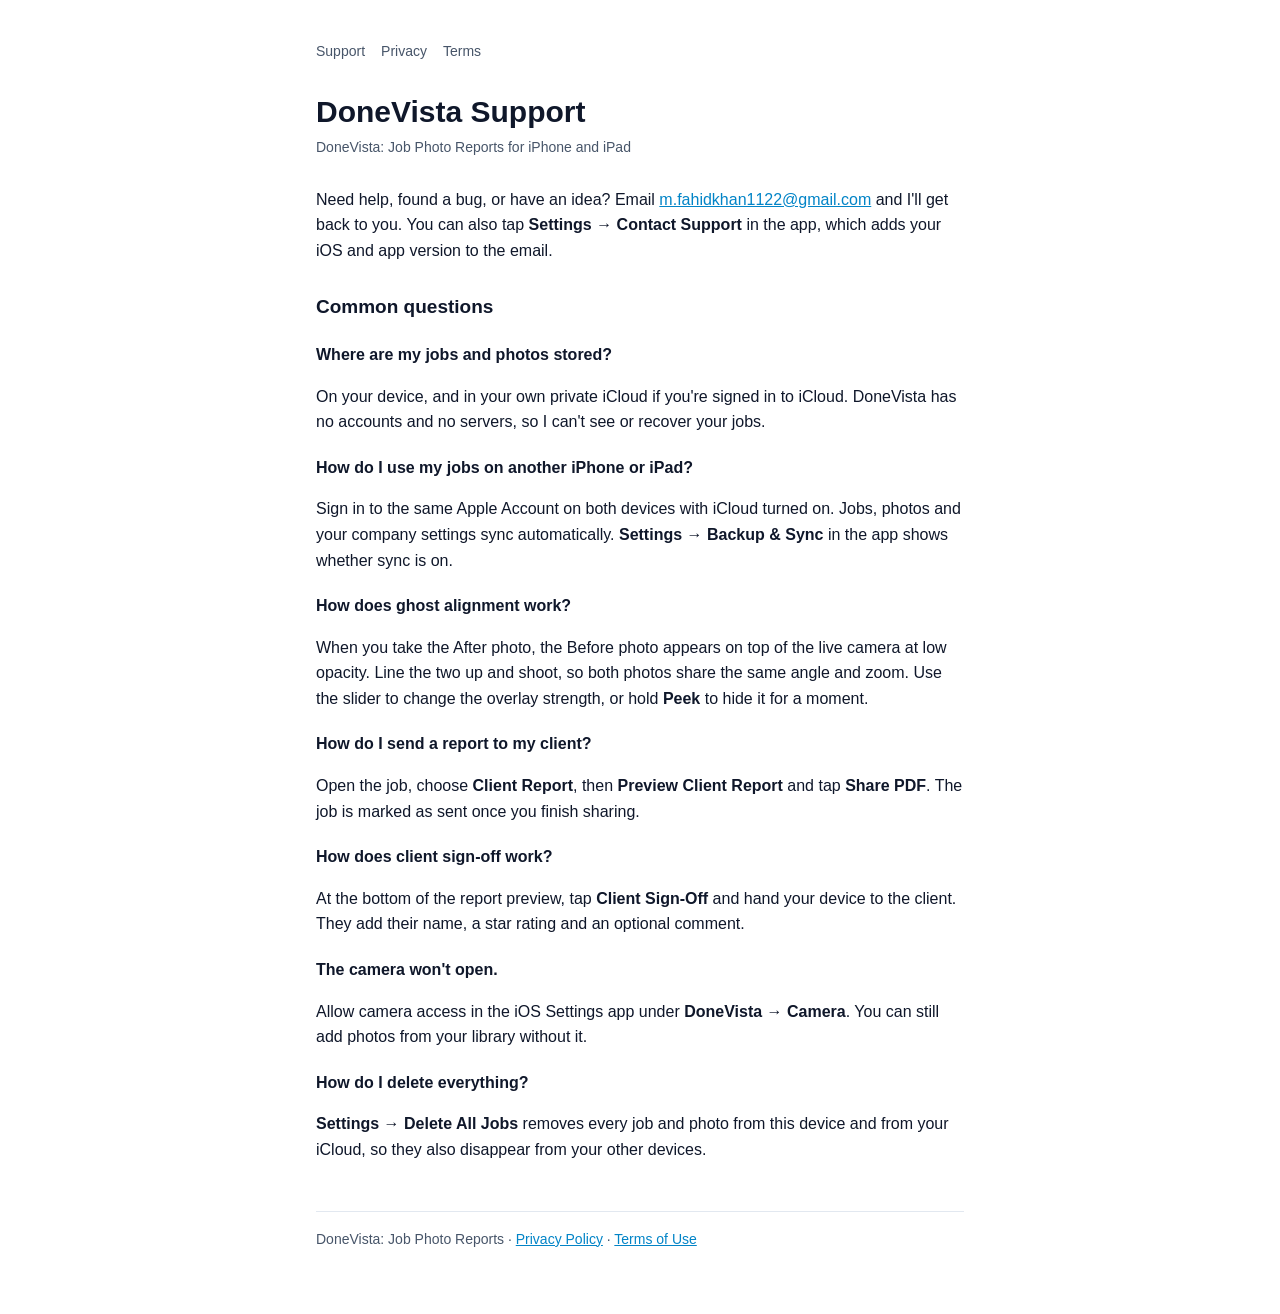
<file: index.html>
<!doctype html>
<html lang="en">
<head>
<meta charset="utf-8">
<meta name="viewport" content="width=device-width, initial-scale=1">
<title>DoneVista Support</title>
<meta name="description" content="Support for DoneVista: Job Photo Reports.">
<link rel="stylesheet" href="style.css">
</head>
<body>
<main>
  <nav><a href="index.html">Support</a><a href="privacy.html">Privacy</a><a href="terms.html">Terms</a></nav>

  <h1>DoneVista Support</h1>
  <p class="updated">DoneVista: Job Photo Reports for iPhone and iPad</p>

  <p>Need help, found a bug, or have an idea? Email <a href="mailto:m.fahidkhan1122@gmail.com">m.fahidkhan1122@gmail.com</a> and I'll get back to you. You can also tap <strong>Settings → Contact Support</strong> in the app, which adds your iOS and app version to the email.</p>

  <h2>Common questions</h2>

  <h3>Where are my jobs and photos stored?</h3>
  <p>On your device, and in your own private iCloud if you're signed in to iCloud. DoneVista has no accounts and no servers, so I can't see or recover your jobs.</p>

  <h3>How do I use my jobs on another iPhone or iPad?</h3>
  <p>Sign in to the same Apple Account on both devices with iCloud turned on. Jobs, photos and your company settings sync automatically. <strong>Settings → Backup &amp; Sync</strong> in the app shows whether sync is on.</p>

  <h3>How does ghost alignment work?</h3>
  <p>When you take the After photo, the Before photo appears on top of the live camera at low opacity. Line the two up and shoot, so both photos share the same angle and zoom. Use the slider to change the overlay strength, or hold <strong>Peek</strong> to hide it for a moment.</p>

  <h3>How do I send a report to my client?</h3>
  <p>Open the job, choose <strong>Client Report</strong>, then <strong>Preview Client Report</strong> and tap <strong>Share PDF</strong>. The job is marked as sent once you finish sharing.</p>

  <h3>How does client sign-off work?</h3>
  <p>At the bottom of the report preview, tap <strong>Client Sign-Off</strong> and hand your device to the client. They add their name, a star rating and an optional comment.</p>

  <h3>The camera won't open.</h3>
  <p>Allow camera access in the iOS Settings app under <strong>DoneVista → Camera</strong>. You can still add photos from your library without it.</p>

  <h3>How do I delete everything?</h3>
  <p><strong>Settings → Delete All Jobs</strong> removes every job and photo from this device and from your iCloud, so they also disappear from your other devices.</p>

  <footer>DoneVista: Job Photo Reports · <a href="privacy.html">Privacy Policy</a> · <a href="terms.html">Terms of Use</a></footer>
</main>
</body>
</html>
</file>
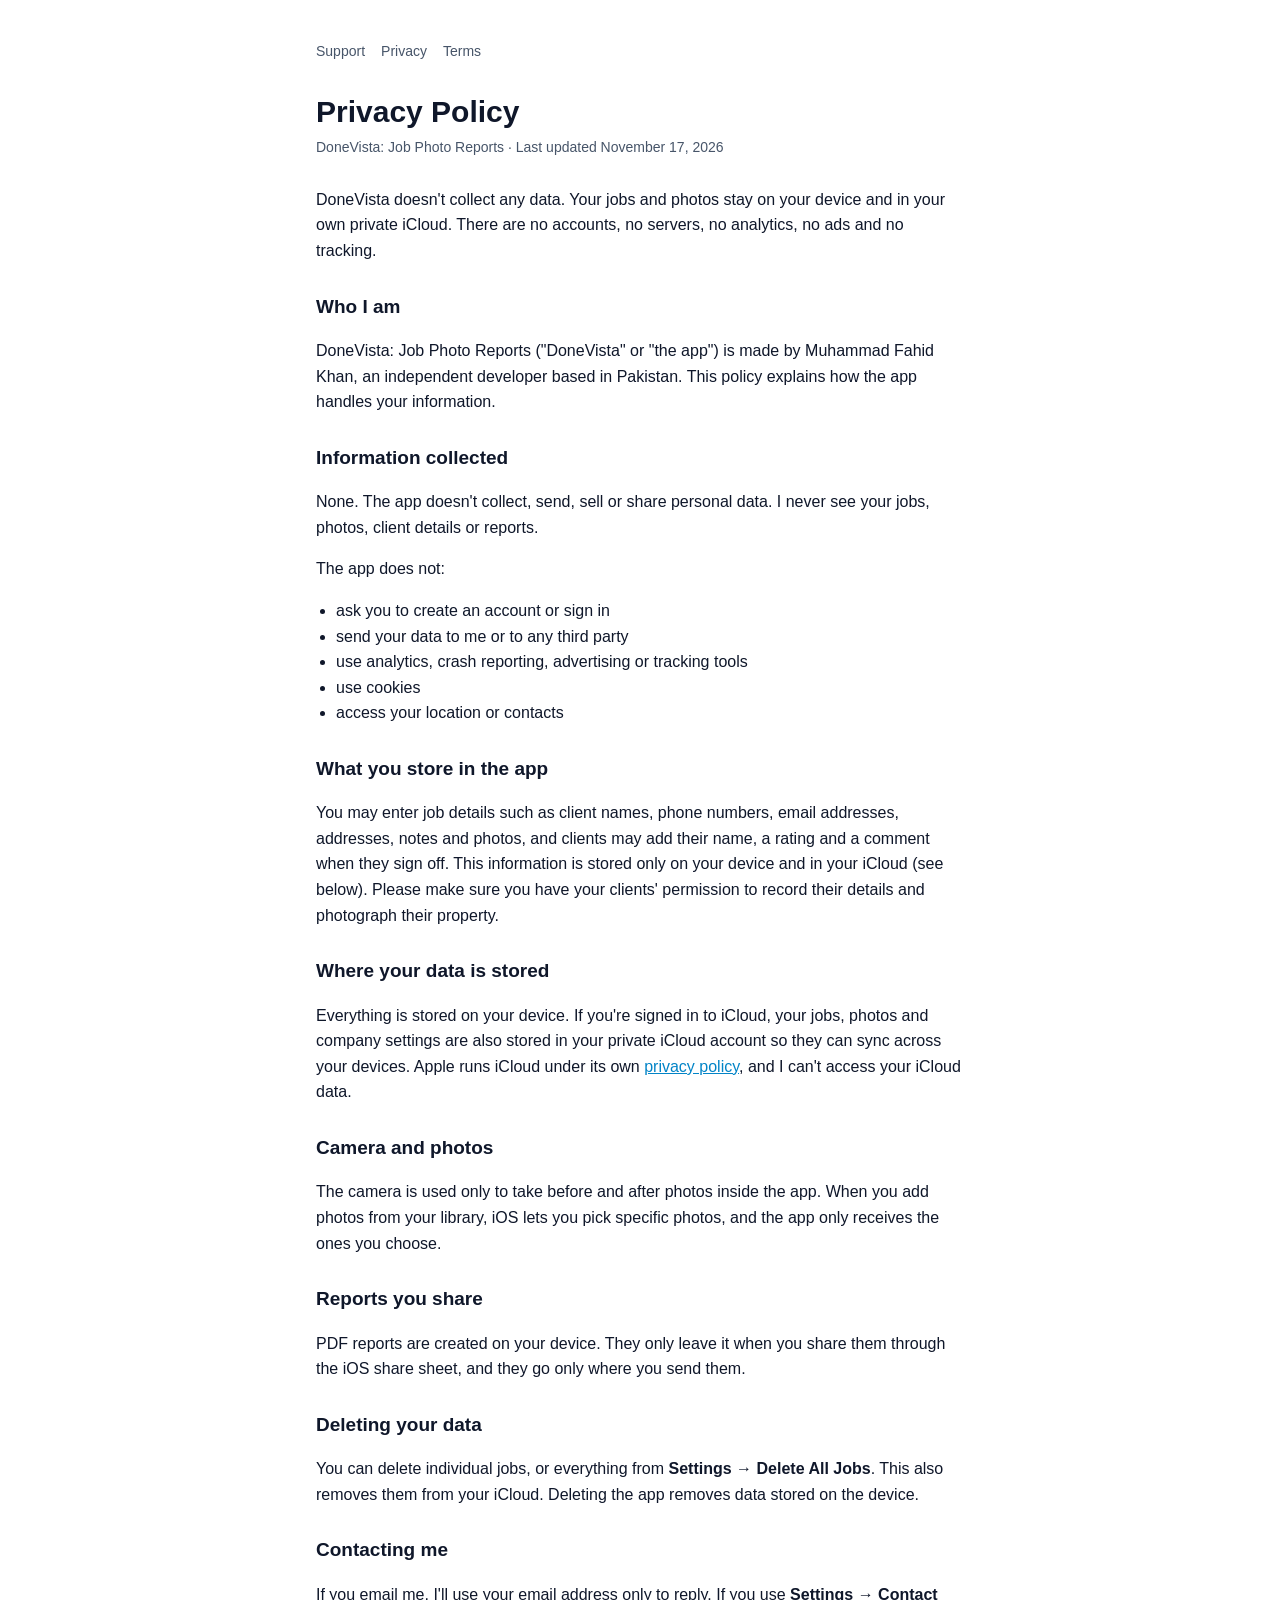
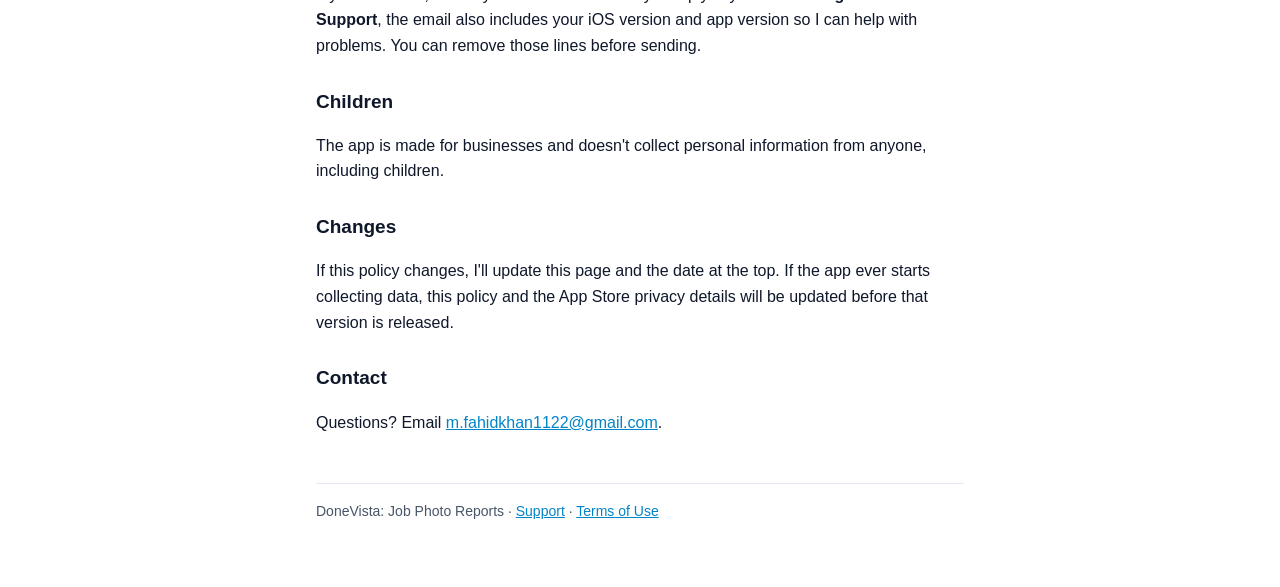
<file: privacy.html>
<!doctype html>
<html lang="en">
<head>
<meta charset="utf-8">
<meta name="viewport" content="width=device-width, initial-scale=1">
<title>DoneVista Privacy Policy</title>
<meta name="description" content="Privacy policy for DoneVista: Job Photo Reports.">
<link rel="stylesheet" href="style.css">
</head>
<body>
<main>
  <nav><a href="index.html">Support</a><a href="privacy.html">Privacy</a><a href="terms.html">Terms</a></nav>

  <h1>Privacy Policy</h1>
  <p class="updated">DoneVista: Job Photo Reports · Last updated November 17, 2026</p>

  <p>DoneVista doesn't collect any data. Your jobs and photos stay on your device and in your own private iCloud. There are no accounts, no servers, no analytics, no ads and no tracking.</p>

  <h2>Who I am</h2>
  <p>DoneVista: Job Photo Reports ("DoneVista" or "the app") is made by Muhammad Fahid Khan, an independent developer based in Pakistan. This policy explains how the app handles your information.</p>

  <h2>Information collected</h2>
  <p>None. The app doesn't collect, send, sell or share personal data. I never see your jobs, photos, client details or reports.</p>
  <p>The app does not:</p>
  <ul>
    <li>ask you to create an account or sign in</li>
    <li>send your data to me or to any third party</li>
    <li>use analytics, crash reporting, advertising or tracking tools</li>
    <li>use cookies</li>
    <li>access your location or contacts</li>
  </ul>

  <h2>What you store in the app</h2>
  <p>You may enter job details such as client names, phone numbers, email addresses, addresses, notes and photos, and clients may add their name, a rating and a comment when they sign off. This information is stored only on your device and in your iCloud (see below). Please make sure you have your clients' permission to record their details and photograph their property.</p>

  <h2>Where your data is stored</h2>
  <p>Everything is stored on your device. If you're signed in to iCloud, your jobs, photos and company settings are also stored in your private iCloud account so they can sync across your devices. Apple runs iCloud under its own <a href="https://www.apple.com/legal/privacy/">privacy policy</a>, and I can't access your iCloud data.</p>

  <h2>Camera and photos</h2>
  <p>The camera is used only to take before and after photos inside the app. When you add photos from your library, iOS lets you pick specific photos, and the app only receives the ones you choose.</p>

  <h2>Reports you share</h2>
  <p>PDF reports are created on your device. They only leave it when you share them through the iOS share sheet, and they go only where you send them.</p>

  <h2>Deleting your data</h2>
  <p>You can delete individual jobs, or everything from <strong>Settings → Delete All Jobs</strong>. This also removes them from your iCloud. Deleting the app removes data stored on the device.</p>

  <h2>Contacting me</h2>
  <p>If you email me, I'll use your email address only to reply. If you use <strong>Settings → Contact Support</strong>, the email also includes your iOS version and app version so I can help with problems. You can remove those lines before sending.</p>

  <h2>Children</h2>
  <p>The app is made for businesses and doesn't collect personal information from anyone, including children.</p>

  <h2>Changes</h2>
  <p>If this policy changes, I'll update this page and the date at the top. If the app ever starts collecting data, this policy and the App Store privacy details will be updated before that version is released.</p>

  <h2>Contact</h2>
  <p>Questions? Email <a href="mailto:m.fahidkhan1122@gmail.com">m.fahidkhan1122@gmail.com</a>.</p>

  <footer>DoneVista: Job Photo Reports · <a href="index.html">Support</a> · <a href="terms.html">Terms of Use</a></footer>
</main>
</body>
</html>
</file>
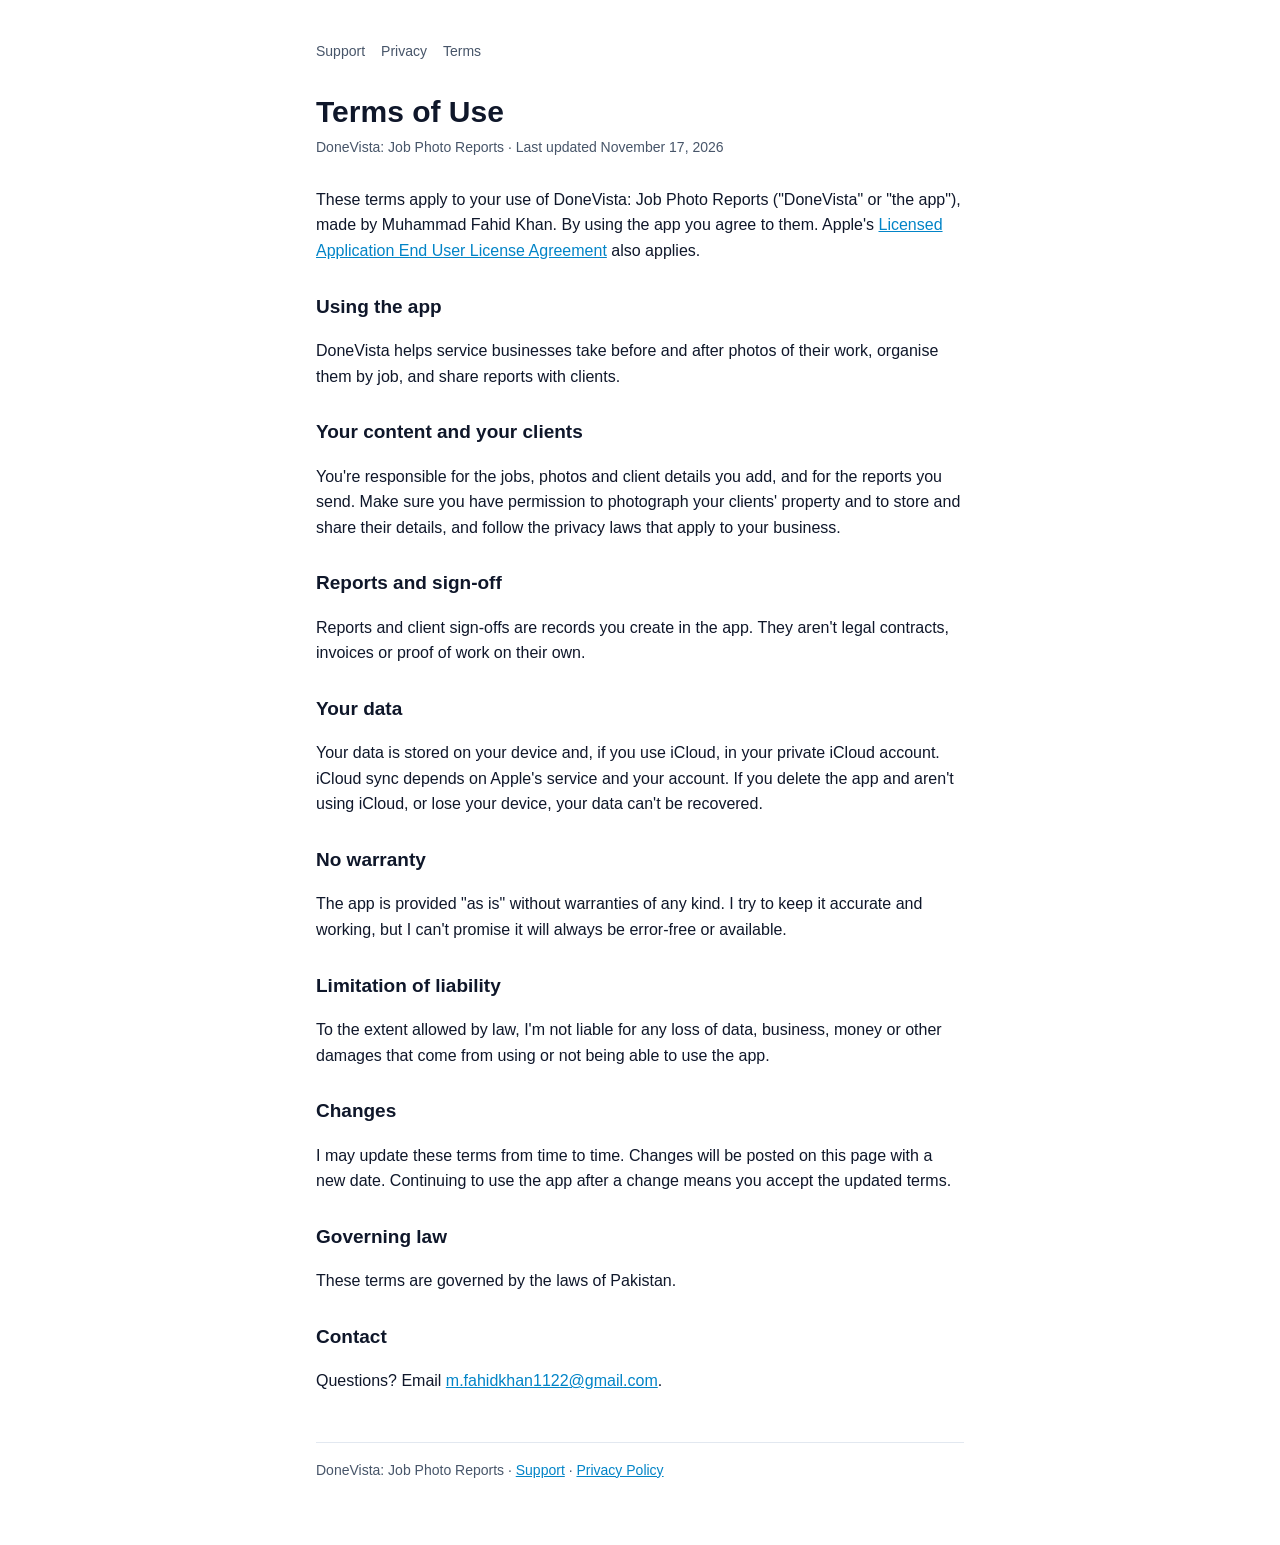
<file: terms.html>
<!doctype html>
<html lang="en">
<head>
<meta charset="utf-8">
<meta name="viewport" content="width=device-width, initial-scale=1">
<title>DoneVista Terms of Use</title>
<meta name="description" content="Terms of use for DoneVista: Job Photo Reports.">
<link rel="stylesheet" href="style.css">
</head>
<body>
<main>
  <nav><a href="index.html">Support</a><a href="privacy.html">Privacy</a><a href="terms.html">Terms</a></nav>

  <h1>Terms of Use</h1>
  <p class="updated">DoneVista: Job Photo Reports · Last updated November 17, 2026</p>

  <p>These terms apply to your use of DoneVista: Job Photo Reports ("DoneVista" or "the app"), made by Muhammad Fahid Khan. By using the app you agree to them. Apple's <a href="https://www.apple.com/legal/internet-services/itunes/dev/stdeula/">Licensed Application End User License Agreement</a> also applies.</p>

  <h2>Using the app</h2>
  <p>DoneVista helps service businesses take before and after photos of their work, organise them by job, and share reports with clients.</p>

  <h2>Your content and your clients</h2>
  <p>You're responsible for the jobs, photos and client details you add, and for the reports you send. Make sure you have permission to photograph your clients' property and to store and share their details, and follow the privacy laws that apply to your business.</p>

  <h2>Reports and sign-off</h2>
  <p>Reports and client sign-offs are records you create in the app. They aren't legal contracts, invoices or proof of work on their own.</p>

  <h2>Your data</h2>
  <p>Your data is stored on your device and, if you use iCloud, in your private iCloud account. iCloud sync depends on Apple's service and your account. If you delete the app and aren't using iCloud, or lose your device, your data can't be recovered.</p>

  <h2>No warranty</h2>
  <p>The app is provided "as is" without warranties of any kind. I try to keep it accurate and working, but I can't promise it will always be error-free or available.</p>

  <h2>Limitation of liability</h2>
  <p>To the extent allowed by law, I'm not liable for any loss of data, business, money or other damages that come from using or not being able to use the app.</p>

  <h2>Changes</h2>
  <p>I may update these terms from time to time. Changes will be posted on this page with a new date. Continuing to use the app after a change means you accept the updated terms.</p>

  <h2>Governing law</h2>
  <p>These terms are governed by the laws of Pakistan.</p>

  <h2>Contact</h2>
  <p>Questions? Email <a href="mailto:m.fahidkhan1122@gmail.com">m.fahidkhan1122@gmail.com</a>.</p>

  <footer>DoneVista: Job Photo Reports · <a href="index.html">Support</a> · <a href="privacy.html">Privacy Policy</a></footer>
</main>
</body>
</html>
</file>
<file: style.css>
:root {
  --bg: #ffffff;
  --text: #0f172a;
  --muted: #475569;
  --accent: #0284c7;
  --rule: #e2e8f0;
}
@media (prefers-color-scheme: dark) {
  :root {
    --bg: #0b1120;
    --text: #e2e8f0;
    --muted: #94a3b8;
    --accent: #38bdf8;
    --rule: #1e293b;
  }
}
* { box-sizing: border-box; }
body {
  margin: 0;
  background: var(--bg);
  color: var(--text);
  font: 16px/1.6 -apple-system, BlinkMacSystemFont, "Segoe UI", Roboto, Helvetica, Arial, sans-serif;
}
main { max-width: 680px; margin: 0 auto; padding: 40px 16px 64px; }
nav { display: flex; gap: 16px; font-size: 14px; margin-bottom: 32px; }
nav a { color: var(--muted); text-decoration: none; }
nav a:hover { color: var(--text); }
h1 { font-size: 30px; line-height: 1.2; margin: 0 0 6px; }
h2 { font-size: 19px; margin: 28px 0 6px; }
h3 { font-size: 16px; margin: 20px 0 4px; }
.updated { color: var(--muted); font-size: 14px; margin: 0 0 28px; }
a { color: var(--accent); }
ul { padding-left: 20px; }
footer { margin-top: 48px; padding-top: 16px; border-top: 1px solid var(--rule); color: var(--muted); font-size: 14px; }
</file>
